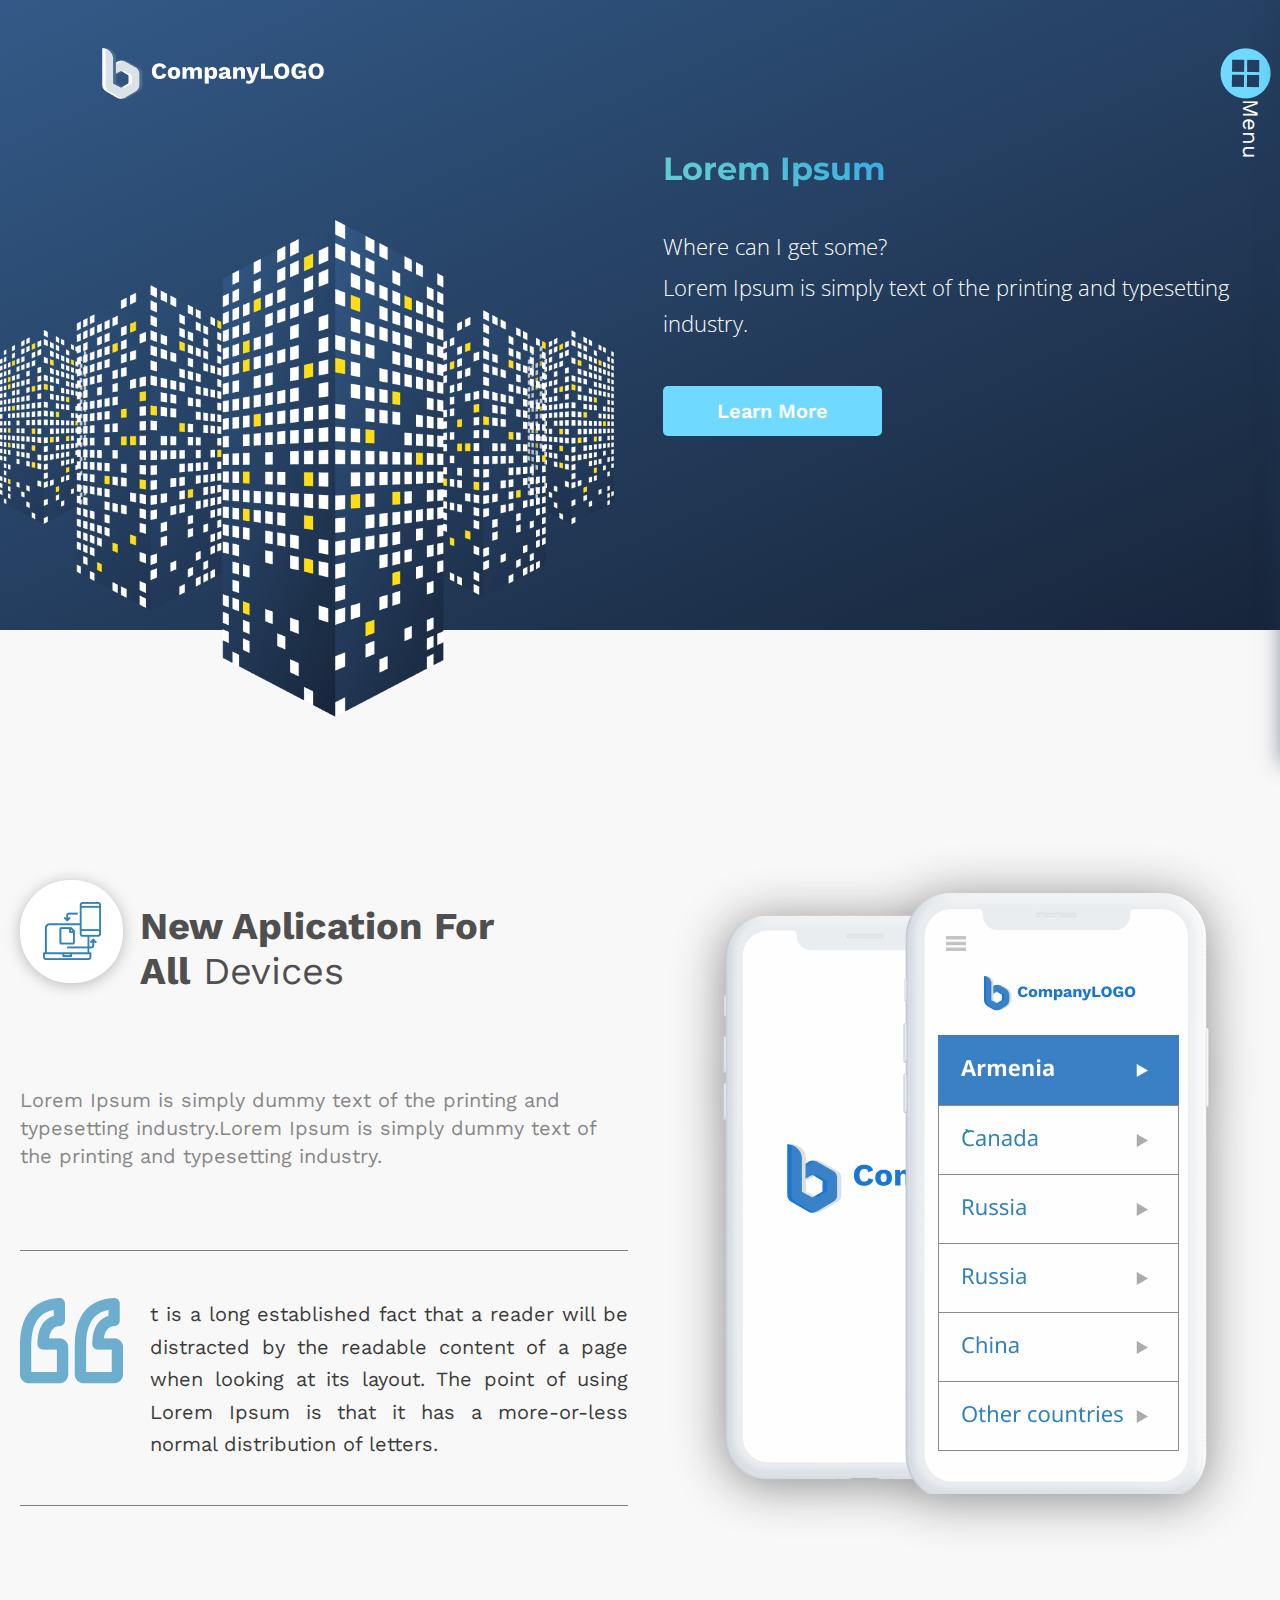
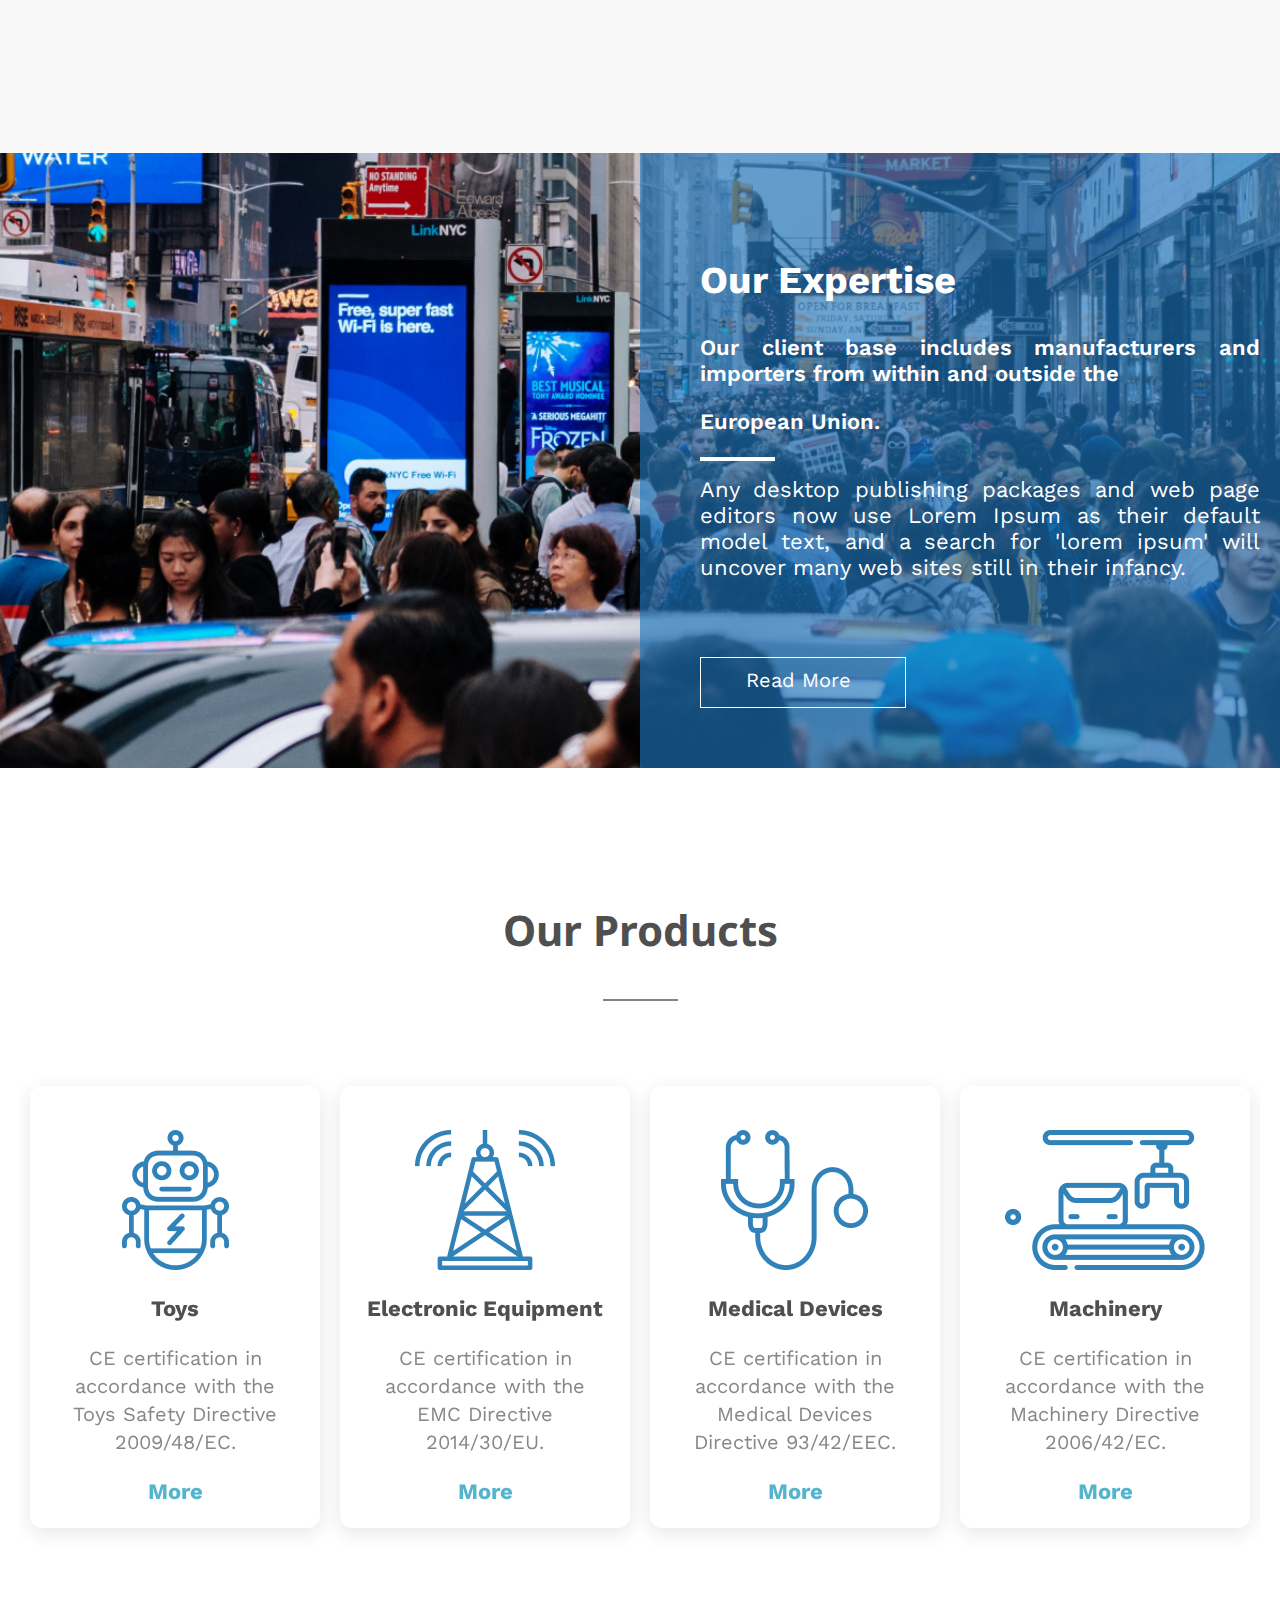
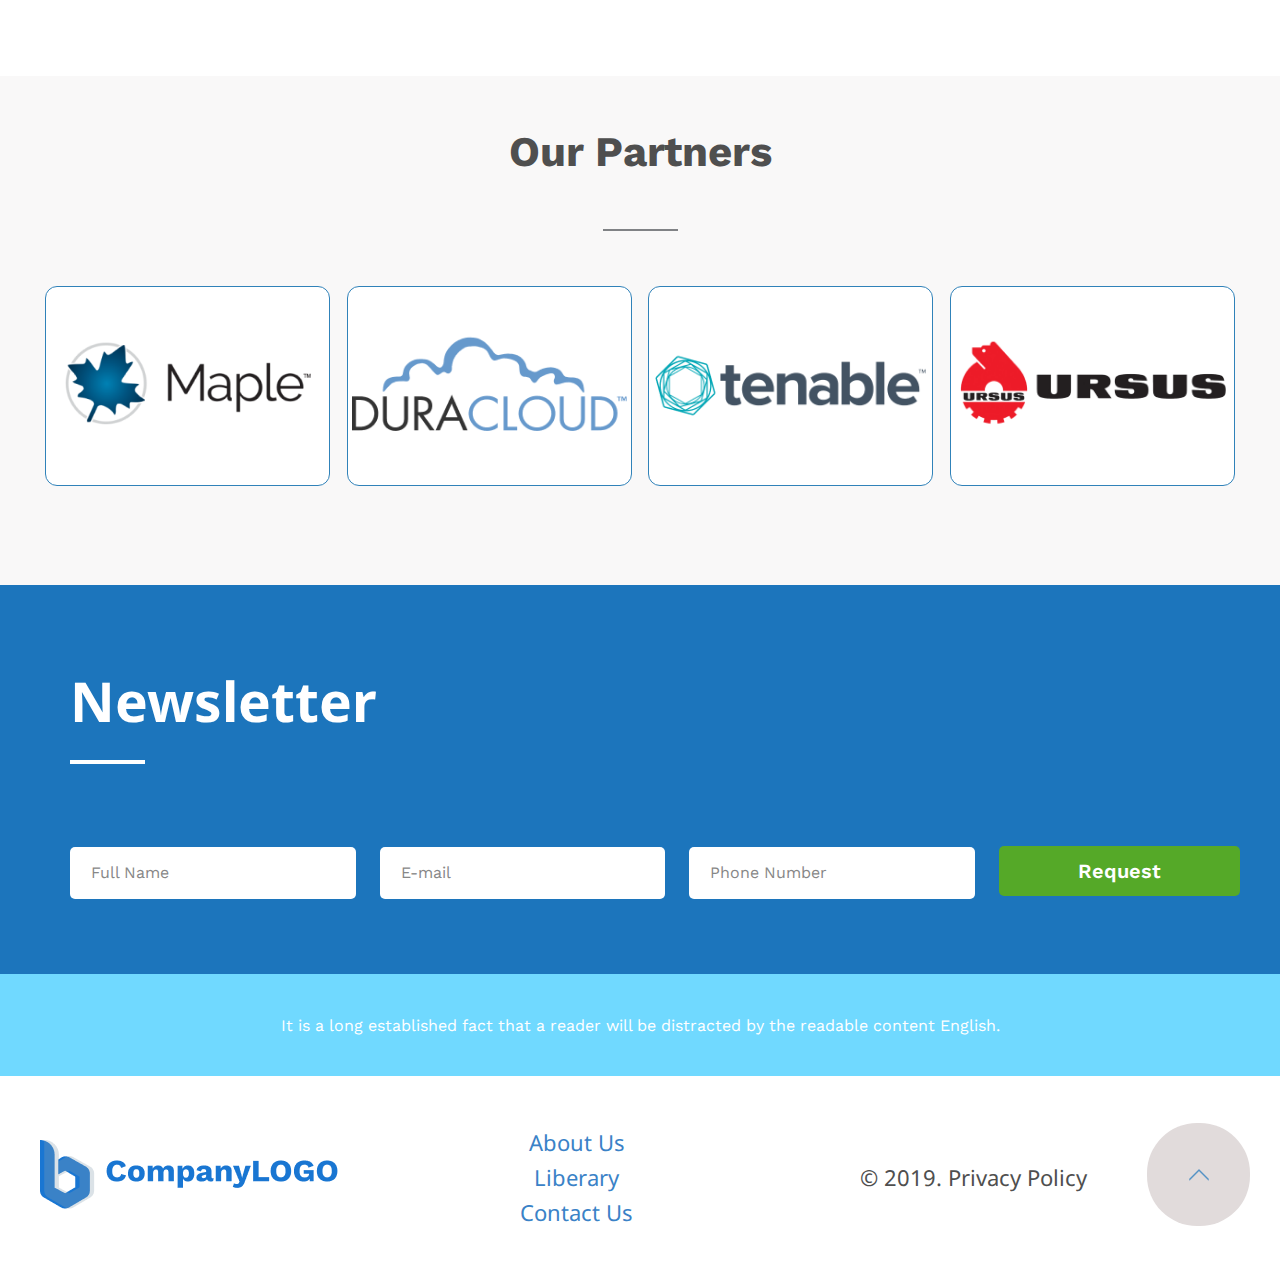
<file: index.html>
<!DOCTYPE html>
<html>
  <head>
    <meta name="description" content="">
    <meta name="keywords" content="">
    <meta name="author" content="">
    <meta name="viewport" content="width=device-width, initial-scale=1.0">
    <title>Test</title>   
    <link href="https://fonts.googleapis.com/css2?family=Montserrat:wght@100;200;300;400;500;600;700;800;900&display=swap" rel="stylesheet">
    <link href="https://fonts.googleapis.com/css2?family=Work+Sans:wght@100;200;300;400;500;600;700;800;900&display=swap" rel="stylesheet">
    <link href="https://fonts.googleapis.com/css2?family=Montserrat:wght@100;200;300;400;500;600;700;800;900&family=Open+Sans:wght@300;400;600;700;800&display=swap" rel="stylesheet">  
    <link href="https://fonts.googleapis.com/css2?family=Noto+Sans:wght@400;700&display=swap" rel="stylesheet">
    <link rel="stylesheet" href="css/owl.carousel.css">  
    <link rel="stylesheet" href="css/style.css">
    <script src="https://code.jquery.com/jquery-3.6.0.min.js"></script>
    <script src="js/owl.carousel.js"></script>
    <script src="js/main.js"></script>
    <script>
        function showMenu() {
            var element = document.getElementById("mobileMenu");
            element.classList.add("show");
        }
        function hideMenu() {
            var element = document.getElementById("mobileMenu");
            element.classList.remove("show");
        }
    </script>
</head>
<body>
    <div class="wrapper">
     <div class="header">
       <div class="comapanyLogoIcon">
          <img src="img/companyLogo.png" alt="companyLogo"> 
       </div>
       <div class="menuButtonIcon" onclick="showMenu()">
           <img src="img/menuButton.png" alt="menuButton">
           <div class="menuText">Menu</div>
       </div> 
     </div>
     <div class="hiddenMenu" id="mobileMenu">
         <div class="closeButtonIcon" onclick="hideMenu()">
             <img src="img/closeLogo.png" alt="closeLogo">
             <div class="closeText">Close</div>
         </div>
        <div class="hiddenMenuText">
            <p><a href="#">About Us</a></p>
            <p><a href="#">Liberary</a></p>
            <p><a href="#">Contact Us</a></p>
            <div class="hiddenMenuBorder"></div>
            <img src="img/companyLogo.png" alt="companyLogo">
        </div>
     </div>
     <div class="banner">     
       <div class="bannerObject">
         <img src="img/Objects.png" alt="Objects">  
       </div>
       <div class="bannerText">
         <h1 >Lorem Ipsum</h1>
         <p>Where can I get some?</p>
         <p>Lorem Ipsum is simply text of the printing and typesetting industry.</p>
         <div class="bannerLink"><a>Learn More</a></div>   
       </div>
     </div>  
     
    <div class="intro">
      <div class="container">  
          <div class="introContainer">
              
       <div class="leftSide">
           <div class="newAplication">
             <div class="elipseIcon">
               <img src="img/data.png" alt="data">
             </div>
           <h3><b>New Aplication For All</b> Devices</h3>
           </div>
           <div class="introText">
                Lorem Ipsum is simply dummy text of the printing and typesetting industry.Lorem Ipsum 
                is simply dummy text of the printing and typesetting industry.
           </div>
           <div class="group2">
               <div class="group2Icon">
               <img src="img/Group2.png" alt="Group2">
               </div>
               <div class="group2Text">
                t is a long established fact that a reader will be distracted by the readable content
                 of a page when looking at its layout. The point of using Lorem Ipsum is that it has
                  a more-or-less normal distribution of letters.
               </div>
           </div>
       </div>
       <div class="rightSide">
            <div> <img src="img/iphonex.png" alt="iphonex"> </div>
       </div>
       </div>
        </div>   
    </div>

    <div class="ourExpertice">
           <div class="container">
               <div class="content">
                   <h2>Our Expertise</h2>
                   <p class="pTeg1">Our client base includes manufacturers and importers from within and outside the</p> 
                    <p class="pTeg1">European Union. </p>
                    <div class="divider"></div>
                    <div class="lineBorder"></div>
                    <p class="pTeg2">Any desktop publishing packages and web page editors now use Lorem Ipsum as their default model text, and a search for 'lorem ipsum' will uncover many web sites still in their infancy.</p>
                    <a href="#" class="button">Read More</a>
               </div>
           </div>
    </div>
    <div class="ourProducts">
        <div class="container">
            <div class = "ourProductsHeader">
                <h1>Our Products</h1>
                <div class="productsBorder"></div>
            </div>
            <div class="slider owl-carousel">
                <div class="iconTitle1">
                    <img src="img/icon1.png" alt="icon1">
                    <h3>Toys</h3>
                    <p>CE certification in
                    accordance with the Toys
                   Safety Directive 2009/48/EC.</p>
                    <a class="ourProductsLink">More</a>
                </div>   
                <div class="iconTitle1">
                    <img src="img/electronic.png" alt="electronic">
                    <h3>Electronic Equipment
                    </h3>
                    <p>CE certification in
                    accordance with the EMC 
                    Directive 2014/30/EU.</p>
                    <a class="ourProductsLink">More</a>
                </div>    
                <div class="iconTitle1">
                    <img src="img/medical.png" alt="medical">
                    <h3>Medical Devices
                    </h3>
                   <p> CE certification in
                    accordance with the Medical
                    Devices Directive 93/42/EEC.</p>
                    <a class="ourProductsLink">More</a>
                </div>  
                <div class="iconTitle1">
                    <img src="img/machinery.png" alt="machinery">
                    <h3>Machinery</h3>
                    <p>CE certification in accordance
                     with the Machinery Directive
                    2006/42/EC.</p>
                    <a class="ourProductsLink">More</a>
                </div>
                <div class="iconTitle1">
                    <img src="img/icon1.png" alt="icon1">
                    <h3>Toys</h3>
                    <p>CE certification in
                    accordance with the Toys
                   Safety Directive 2009/48/EC.</p>
                    <a class="ourProductsLink">More</a>
                </div>  
            </div>

        </div>
    </div>
    <div class="ourPartners">
        <div class="container">
           <div class="ourPartnersHeader">
                <h3>Our Partners</h3>
                <div class="partnersBorder"></div>
           </div>
           <div class="partnersIconGroup">
           <div class = " partnersIcon">
                <div><img src="img/Maplelogo.png" alt="Maplelogo"></div>
           </div> 
           <div class = " partnersIcon">
            <div><img src="img/duracloud.png" alt="duracloud"></div>
           </div>
           <div class = " partnersIcon">
            <div><img src="img/tenable.png" alt="tenable"></div>
           </div>
           <div class = " partnersIcon">
            <div><img src="img/ursus.png" alt="ursus"></div>
           </div> 
           </div>  
        </div>
    </div>

    <div class="newsletter">
        <div class="container">
        <div class="newsletterHead">
            <h1>Newsletter</h1>
            <div class="nesletterBorder"></div>
            <div class="inputsGroup">
            <div class="fullNameInput" ><input placeholder="Full Name" type="text" /></div>
            <div class="fullNameInput" ><input placeholder="E-mail" type="email" /></div>
            <div class="fullNameInput" ><input placeholder="Phone Number" type="text" /></div>
            <button type="button">
                Request   
               </button>
            </div>
            
            
        </div>
        
    
        </div>
        <div class="newsletterFooter">
            <p>It is a long established fact that a reader will be distracted by the readable content English.</p>  
        </div>
    </div>

    <div class="footer">
        <div class="footerHead">
            <div class="footerCall">
            <img src="img/groupLogo2.png" alt="groupLogo2">
            </div>
            <div class="footerCall">
            <ul >
              <li><a href="#"> About Us</a></li>
              <li><a href="#">Liberary</a></li>
              <li><a href="#">Contact Us</a></li>  
            </ul>
            </div>
            <div class="footerCall " id="privacyPolicy">
                &copy; 2019. Privacy Policy
            </div>
            <div class="footerCall">
            <div class="elipseIcon2"> 
                <img src="img/Group33.png" alt="Group33">
            </div>
            </div>
            
        </div>
    </div>
    
    </div>
</body>
<html>
</file>
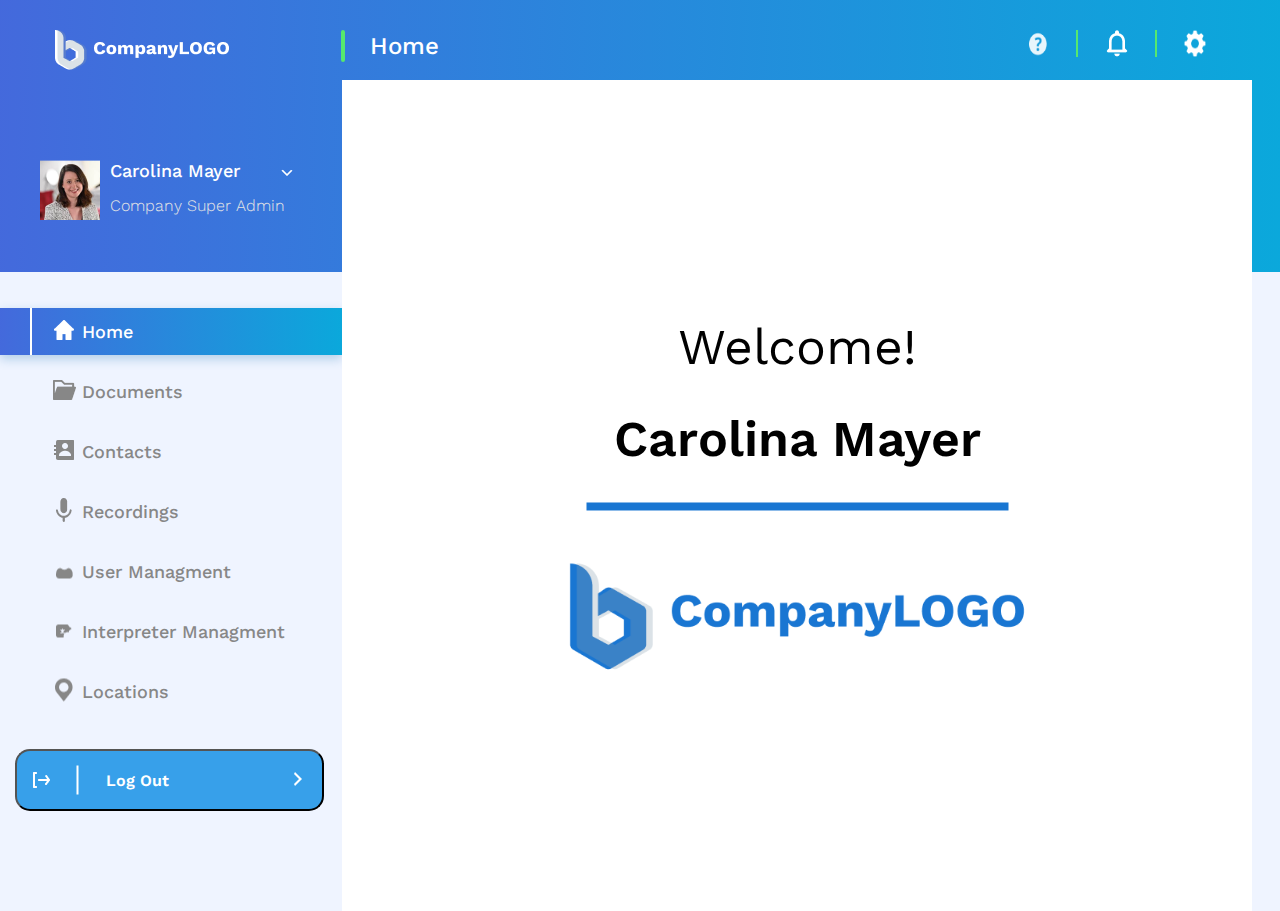
<file: dashboard/index.html>
<!DOCTYPE html>
<html>
  <head>
    <meta name="description" content="">
    <meta name="keywords" content="">
    <meta name="author" content="">
    <meta name="viewport" content="width=device-width, initial-scale=1.0">
    <title>Test</title>   
    <link href="https://fonts.googleapis.com/css2?family=Work+Sans:wght@100;200;300;400;500;600;700;800;900&display=swap" rel="stylesheet">
    <link rel="stylesheet" href="css/style.css">  
</head>

  <body class="dashboard home"> 
    <div class="wrapper">
        <div class="headerBackground"></div>
      <div class="header">
       <div class="companyLogo">  
        <a href="index.html" class="dashboardLogo"><img src="img/logo.png" alt="CompanyLogo" ></a>
        <span class="activePageTitle">
          <span class="activeBorder">    
        </span>
            <span class="activeTitle">
              Home
            </span>
        </span>
        <div class="rightList">
            <ul>
                <li><img src="img/help.png" alt="help"></li> 
                <li><img src="img/notifications.png" alt="notifications"> </li>
                <li><img src="img/settings.png" alt="settings"></li>
            </ul>
        </div>
       </div>

      </div>
      <div class="contentWrapper">
          <div class="sidebar">
              <div class="ellipselogo">
                  <img src="img/Ellipse.png" alt="Ellipse">
                  <div class="authorInfo">
                    <span class="authorName">Carolina Mayer
                        <span class="vectorPng"><img src="img/Vector.png" alt="Vector"></span>
                    </span>
                    <span class="authorPosition">Company Super Admin</span>
                  </div>
              </div>
            <ul  class="menu">
               <li class="active"><span class="activeLiBorder"></span><a href="index.html"><span class="icon"><img src="img/home.png" class="homeIcon"></span><span class="title">Home</span></a></li>
               <li><a href="documents.html"><span class="icon"><img src="img/documents.png"></span><span class="title">Documents</span></a></li>
               <li><a><span class="icon"><img src="img/contacts.png"></span><span class="title">Contacts</span></a></li>
               <li><a><span class="icon"><img src="img/recording.png"></span><span class="title">Recordings</span></a></li>
               <li><a><span class="icon"><img src="img/userMenegmant.png"></span><span class="title">User Managment</span></a></li>
               <li><a><span class="icon"><img src="img/interpreter.png"></span><span class="title">Interpreter Managment</span></a></li>
               <li><a><span class="icon"><img src="img/locations.png"></span><span class="title">Locations</span></a></li>
            </ul>
        <div class="logOutButton">
            <button class="logOutButtonView">
               <span  class="buttonLeftVectorBlock"><img src="img/leftVector.png" alt="leftVector" class="buttonLeftVector"></span> 
                <span class="logOutButtonText">Log Out</span>
                <span  class="buttonRightVectorBlock"><img src="img/rightVector.png" alt="rightVector" class="buttonRightVector"></span>
            </button> 
        </div>
      </div>
      <div class="content">
        <div class="content_inner">
          <div class="contentText">
              <h1 class="welcomeText">Welcome!</h1>
              <h1 class="nameText">Carolina Mayer</h1>
              <div class="borderBottom"></div>
              <img src="img/contentCompanyLogo.png" alt="contentCompanyLogo">
          </div>
        </div>
      </div>
    </div>
    </div>    
  </body>

</html>
</file>
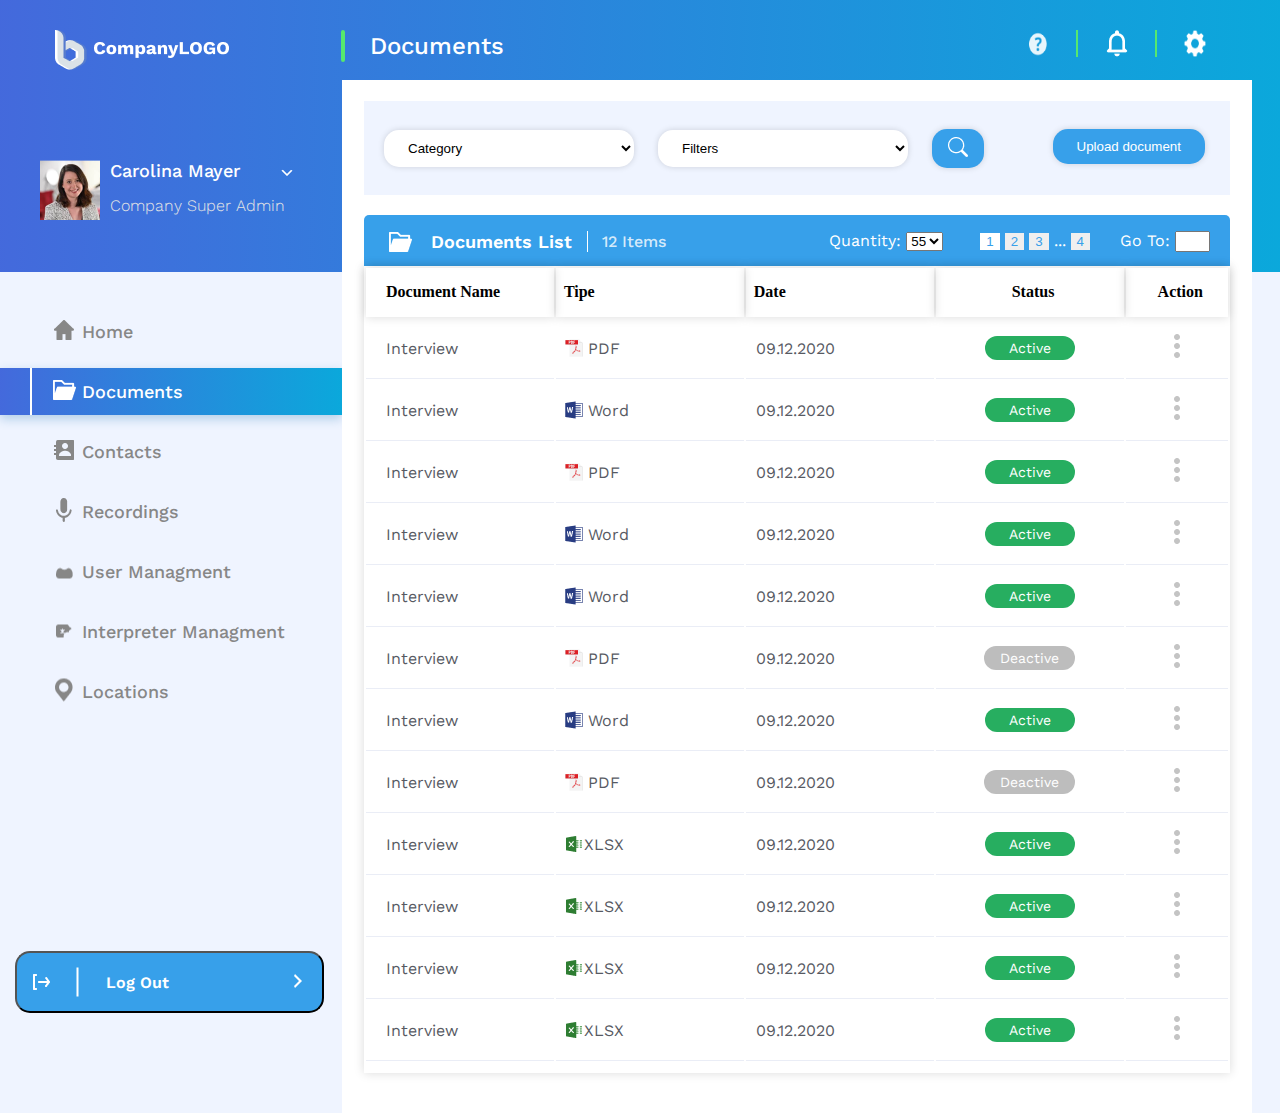
<file: dashboard/documents.html>
<!DOCTYPE html>
<html>
  <head>
    <meta name="description" content="">
    <meta name="keywords" content="">
    <meta name="author" content="">
    <meta name="viewport" content="width=device-width, initial-scale=1.0">
    <title>Test</title>   
    <link href="https://fonts.googleapis.com/css2?family=Work+Sans:wght@100;200;300;400;500;600;700;800;900&display=swap" rel="stylesheet">
    <link rel="stylesheet" href="css/style.css">  
</head>

  <body class="dashboard documents"> 
    <div class="wrapper">
      <div class="headerBackground"></div>
      <div class="header">
       <div class="companyLogo">
         <a href="index.html" class="dashboardLogo"><img src="img/logo.png" alt="CompanyLogo" ></a>
        <span class="activePageTitle">
          <span class="activeBorder">    
        </span>
            <span class="activeTitle">
              Documents
            </span>
        </span>
        <div class="rightList">
            <ul>
                <li><img src="img/help.png" alt="help"></li> 
                <li><img src="img/notifications.png" alt="notifications"> </li>
                <li><img src="img/settings.png" alt="settings"></li>
            </ul>
        </div>
       </div>
      </div>
      <div class="contentWrapper">
      <div class="sidebar">
        <div class="ellipselogo">
          <img src="img/Ellipse.png" alt="Ellipse">
          <div class="authorInfo">
            <span class="authorName">Carolina Mayer
                <span class="vectorPng"><img src="img/Vector.png" alt="Vector"></span>
            </span>
            <span class="authorPosition">Company Super Admin</span>
          </div>
        </div>
        <ul  class="menu">
           <li><a href="index.html"><span class="icon"><img src="img/home2.png" class="homeIcon"></span><span class="title">Home</span></a></li>
           <li class="active"><span class="activeLiBorder"></span><a href="documents.html"><span class="icon"><img src="img/documents2.png"></span><span class="title">Documents</span></a></li>
           <li><a><span class="icon"><img src="img/contacts.png"></span><span class="title">Contacts</span></a></li>
           <li><a><span class="icon"><img src="img/recording.png"></span><span class="title">Recordings</span></a></li>
           <li><a><span class="icon"><img src="img/userMenegmant.png"></span><span class="title">User Managment</span></a></li>
           <li><a><span class="icon"><img src="img/interpreter.png"></span><span class="title">Interpreter Managment</span></a></li>
           <li><a><span class="icon"><img src="img/locations.png"></span><span class="title">Locations</span></a></li> 
        </ul>
        <div class="logOutButton">
            <button class="logOutButtonView">
               <span  class="buttonLeftVectorBlock"><img src="img/leftVector.png" alt="leftVector" class="buttonLeftVector"></span> 
                <span class="logOutButtonText">Log Out</span>
                <span  class="buttonRightVectorBlock"><img src="img/rightVector.png" alt="rightVector" class="buttonRightVector"></span>
            </button> 
        </div>
      </div>
      <div class="content">
        <div class="content_inner">
          <div class="contentText">
            <div class="container">
              <div class="contentHeader">
                  <div class="selectOptions">
                    <select name="Category">
                      <option value="">Category</option>
                      <option value="Show All">Show All</option>
                      <option value="Financial">Financial</option>
                      <option value="Technology">Technology</option>
                      <option value="Healthcare">Healthcare</option>
                    </select>
                    <select name="Filters">
                      <option value="">Filters</option>
                      <option value="Show All">Show All</option>
                      <option value="Tipe">Tipe</option>
                      <option value="Date">Date</option>
                      <option value="Status">Status</option>
                    </select>
                    <button type="button" class="button1"><img src="img/search.png" alt="search"></button>
                    <button type="button" class="button2">Upload document</button>
                  </div>
              </div> 
              <div class="contentTable">
                    <div class="tableHeader">
                      <img src="img/documents2.png" alt="documents2">
                      <div class="document2Text">Documents List</div>
                      <div class="document2Text2"> 12 items</div>
                      <div class="document2Text3">
                        Quantity:
                        <select>
                        <option>55</option>
                      </select>
                      <button class="quanityButton1">1</button>
                      <button>2</button>
                      <button>3</button>
                      ...
                      <button class="quanityButton4">4</button>
                      Go To:
                      <input type="text"/>
                    </div>
                    </div>
                    <div class="tableRows"> 
                      <table class="tableStyle">
                        <tr>
                          <th class="firstTh">Document Name</th>
                          <th>Tipe</th>
                          <th class="secondTh">Date</th>
                          <th>Status</th>
                          <th>Action</th>
                        </tr>
                        <tr>
                          <td class="firstTd">Interview</td>
                          <td ><img src="img/pdf.png" alt="pdf" class="img1"> <span>PDF</span></td>
                          <td class="secondTd">09.12.2020</td>
                          <td><button class="activeButton">Active</button></td>
                          <td><img src="img/dots.png" alt="dots"></td>
                        </tr>
                        <tr>
                          <td class="firstTd">Interview</td>
                          <td><img src="img/word.png" alt="pdf" class="img1"> <span>Word</span></td>
                          <td class="secondTd">09.12.2020</td>
                          <td><button class="activeButton">Active</button></td>
                          <td><img src="img/dots.png" alt="dots"></td>
                        </tr>
                        <tr>
                          <td class="firstTd">Interview</td>
                          <td><img src="img/pdf.png" alt="pdf" class="img1"> <span>PDF</span></td>
                          <td class="secondTd">09.12.2020</td>
                          <td><button class="activeButton">Active</button></td>
                          <td><img src="img/dots.png" alt="dots"></td>
                        </tr>
                        <tr>
                          <td class="firstTd">Interview</td>
                          <td><img src="img/word.png" alt="pdf" class="img1"> <span>Word</span></td>
                          <td class="secondTd">09.12.2020</td>
                          <td><button class="activeButton">Active</button></td>
                          <td><img src="img/dots.png" alt="dots"></td>
                        </tr>
                        <tr>
                          <td class="firstTd">Interview</td>
                          <td><img src="img/word.png" alt="pdf" class="img1"> <span>Word</span></td>
                          <td class="secondTd">09.12.2020</td>
                          <td><button class="activeButton">Active</button></td>
                          <td><img src="img/dots.png" alt="dots"></td>
                        </tr>
                        <tr>
                          <td class="firstTd">Interview</td>
                          <td><img src="img/pdf.png" alt="pdf" class="img1"> <span>PDF</span></td>
                          <td class="secondTd">09.12.2020</td>
                          <td><button class="deactiveButton">Deactive</button></td>
                          <td><img src="img/dots.png" alt="dots"></td>
                        </tr>
                        <tr>
                          <td class="firstTd">Interview</td>
                          <td><img src="img/word.png" alt="pdf" class="img1"> <span>Word</span></td>
                          <td class="secondTd">09.12.2020</td>
                          <td><button class="activeButton">Active</button></td>
                          <td><img src="img/dots.png" alt="dots"></td>
                        </tr>
                        <tr>
                          <td class="firstTd">Interview</td>
                          <td><img src="img/pdf.png" alt="pdf" class="img1"> <span>PDF</span></td>
                          <td class="secondTd">09.12.2020</td>
                          <td><button class="deactiveButton">Deactive</button></td>
                          <td><img src="img/dots.png" alt="dots"></td>
                        </tr>
                        <tr>
                          <td class="firstTd">Interview</td>
                          <td><img src="img/xlsx.png" alt="xlsx" class="img1"><span>XLSX</span></td>
                          <td class="secondTd">09.12.2020</td>
                          <td><button class="activeButton">Active</button></td>
                          <td><img src="img/dots.png" alt="dots"></td>
                        </tr>
                        <tr>
                          <td class="firstTd">Interview</td>
                          <td><img src="img/xlsx.png" alt="xlsx" class="img1"><span>XLSX</span></td>
                          <td class="secondTd">09.12.2020</td>
                          <td><button class="activeButton">Active</button></td>
                          <td><img src="img/dots.png" alt="dots"></td>
                        </tr>
                        <tr>
                          <td class="firstTd">Interview</td>
                          <td><img src="img/xlsx.png" alt="xlsx" class="img1"><span>XLSX</span></td>
                          <td class="secondTd">09.12.2020</td>
                          <td><button class="activeButton">Active</button></td>
                          <td><img src="img/dots.png" alt="dots"></td>
                        </tr>
                        <tr>
                          <td class="firstTd">Interview</td>
                          <td><img src="img/xlsx.png" alt="xlsx" class="img1"><span>XLSX</span></td>
                          <td class="secondTd">09.12.2020</td>
                          <td><button class="activeButton">Active</button></td>
                          <td><img src="img/dots.png" alt="dots"></td>
                        </tr>
                      </table> 
                  </div>
              </div>
            </div>
              
          </div>
        </div>
      </div>
    </div>
    </div>    
  </body>

</html>
</file>
<file: css/style.css>
body{
    margin: 0;
    padding: 0;
    box-sizing: border-box;
}
body *{
    box-sizing: border-box;
}

html{
    margin: 0;
    padding: 0;
}

.hiddenMenu{
    position: absolute;
    width: 512px;
    height: 760px;
    background: linear-gradient(0deg, #3E70A8, #3E70A8);
    box-shadow: 0px 4px 20px rgba(33, 55, 84, 0.5);
    right: -512px;
    transition: right 0.5s ease;
    z-index: 2;
}

.closeButtonIcon{
    position: relative;
    margin-top: 41px;
    cursor: pointer;
}


.closeText{
    font-family: Work Sans;
    font-style: normal;
    font-weight: normal;
    font-size: 22px;
    line-height: 22px;
    text-align: justify;
    color: #FFFFFF;
    transform: rotate(90deg);
    position: absolute;
    top: 75px;
    
}

.hiddenMenuText{
    text-align: center;
    color: white;
    padding-top: 50px;
}

.hiddenMenuBorder{
    border: 1px solid white;
    max-width: 160px;
    margin: 69px auto;
    
    
}

.hiddenMenuText p{
    padding-top: 50px;
    font-family: Work Sans;
    font-style: normal;
    font-weight: 600;
    font-size: 20px;
    line-height: 23px;
    color: #FFFFFF;
    opacity: 0.8;
}

.hiddenMenuText p a{
    color: #FFFFFF;
    text-decoration: none;
}

.hiddenMenuText p:first-child{
    padding-top: 0;
    font-family: Work Sans;
    font-style: normal;
    font-weight: 600;
    font-size: 20px;
    line-height: 23px;
    color: #70D9FF;
}



.hiddenMenu.show{
    right: 0;
}
.wrapper{
    position: relative;
    overflow: hidden;
}

.header{
    padding-left: 102.27px;
    padding-top: 48.09px;
    position: absolute;
    width: 100%;
    z-index: 1;
}

.menuText{
    font-family: Work Sans;
    font-style: normal;
    font-weight: normal;
    font-size: 22px;
    line-height: 22px;
    text-align: justify;
    color: #FFFFFF;
    transform: rotate(90deg);
    margin-top: 15px;
}

.comapanyLogoIcon{
    display: inline-block;
}

.menuButtonIcon {
    float: right;
    cursor: pointer;
}

.banner{
    background-color:#2F537D ;
    background: linear-gradient(156.08deg, #3E70A8 -41.22%, #141E30 112.86%);
    box-shadow: 0px 4px 20px rgb(33 55 84 / 50%);
    min-height: 760px;
}

.bannerObject{
    display: inline-block;
    vertical-align: middle;
    max-width: 48%;
    width: 100%;
    min-height: 760px;
    position: relative;
}

.bannerObject img {
    position: absolute;
    max-width: 100%;
    width: 100%;
    height: auto;
    bottom: -87px;
}

.bannerText{
    display: inline-block;
    vertical-align: middle;
    max-width: 48%;
    width: 100%;
    margin-left: 3.5%;
    padding-left: 98px;
}
.bannerText h1{
  background-color: red;
  /*background: linear-gradient(45deg, #0081FF, #60CBD0);*/
  background: linear-gradient(217.6deg, #0081FF 17.62%, #60CBD0 92.67%);
  background-size: 100%;
  background-repeat: repeat;
  -webkit-background-clip: text;
  -webkit-text-fill-color: transparent; 
  -moz-background-clip: text;
  -moz-text-fill-color: transparent;
  font-family: Montserrat;
  margin-bottom: 40px;
  margin-top: 0;

}
.bannerText .bannerLink{
    margin-top: 45px;
    margin-bottom: 45px;
} 

.bannerText a{
    border-radius:5px ;
    border: none;
    color:#FFFFFF ;
    font-family: Work Sans;
    font-style: normal;
    font-weight: 600;
    font-size: 20px;
    line-height: 36px;
    padding: 7px 54px;
    background-color: #70D9FF;
    display: inline-block;
}

.bannerText p{
    font-family: Open Sans;
    font-style: normal;
    font-weight: 300;
    font-size: 22px;
    line-height: 36px;
    color: #FFFFFF;
    margin-top: 0;
    margin-bottom: 5px;
}

.intro{
    background-color:#F9F8F8 ;
    padding-bottom: 90px;
    padding-top: 100px;
}

.container{
    max-width: 1560px;
    margin: 0 auto;
    padding-left: 20px;
    padding-right: 20px;
}



.leftSide{
    max-width: 49%; 
    display: inline-block;
    vertical-align: top;
    padding-top: 100px;
}

.rightSide{
    max-width: 49%;
    width: 100%;

    float: right;
}

.rightSide div{
    text-align: center
}
.rightSide img {
    padding-top: 160px;
    padding-left: 20px;
    max-width: 100%;
    filter: drop-shadow(0 5px 25px rgb(136, 136, 136));

}


.elipseIcon{
    display: inline-block;
    position: relative;
    width: 103px;
    height: 103px;
    background: #FFFFFF;
    box-shadow: 0px 2px 15px rgba(0, 0, 0, 0.25);
    border-radius: 50px;
    vertical-align: middle;
}

.elipseIcon img{
    position:absolute ;
    top: 50%;
    left: 50%;
    transform: translate(-50%,-50%);
}
.leftSide h3{
    display: inline-block;
    vertical-align: middle;
    font-family: Work Sans;
    font-style: normal;
    font-weight: 400;
    font-size: 38px;
    line-height: 45px;
    color: #4F4F4F;
    max-width: 367px;
    padding-top:36px;
    padding-left: 13px;

}

.leftSide h3 b{
    font-weight: bold;
}

.introText{
    font-family: Work Sans;
    font-style: normal;
    font-weight: normal;
    font-size: 20px;
    line-height: 28px;
    color: #878787;
    margin-top: 54px;
    padding-bottom: 80px;
    margin-bottom: 10px;
    border-bottom: 1px solid #808080 ;
}

.group2{
    position: relative;
    padding-left: 130px;
    margin-top: 47px;
    margin-bottom: 157px;
    padding-bottom: 44px;
    border-bottom: 1px solid #808080 ;
    
    
    
}
.group2Icon{
position: absolute;
top: 0;
left: 0;
    
}

.group2Text{
    font-family: Work Sans;
    font-style: normal;
    font-weight: normal;
    font-size: 20px;
    line-height: 163.44%;
    text-align: justify;
    color: #3C3C3C;
    
    
    
}

.ourExpertice{
    background-image: url('../img/MaskGroup.png');
    background-size: cover;
    background-position: center;
    position: relative;
    padding-bottom: 60px;
    margin-top: 0;
}
.ourExpertice:before{
    content: '';
    display: block;
    position: absolute;
    top: 0;
    right: 0;
    width: 50%;
    background: rgba(28, 117, 188, 0.64);
    height: 100%;
    z-index: 0;
}
.ourExpertice .content{
    width: 50%;
    margin-left: auto;
    position: relative;
    z-index: 1;
    padding-left: 60px;
    padding-top: 105px;
}

.content h2{
    font-family: Work Sans;
    font-style: normal;
    font-weight: bold;
    font-size: 38px;
    line-height: 45px;     
    color: #FFFFFF;
    margin-top: 0;
}

.content .pTeg1{
    font-family: Work Sans;
    font-style: normal;
    font-weight: 600;
    font-size: 22px;
    line-height: 26px;
    text-align: justify;
    color: #FFFFFF;
}

.lineBorder{
    width: 75px; ;
    border: 2px solid #FFFFFF;
}

.pTeg2{
    font-family: Work Sans;
    font-style: normal;
    font-weight: normal;
    font-size: 22px;
    line-height: 26px;
    text-align: justify;
    color: #FFFFFF;
    padding-bottom: 54px;
    margin-top: 16px;
}

.content a{
    border: 1px solid #FFFFFF;
    padding: 11px 54px 15px 45px;
    text-decoration: none;
    display: inline-block;
    font-family: Work Sans;
    font-style: normal;
    font-weight: normal;
    font-size: 20px;
    line-height: 23px;
    
    color: #FFFFFF;
}

.ourProducts{
    padding-top: 100px;
}

.ourProductsHeader h1{   
    text-align: center;
    font-family: Noto Sans;
    font-style: normal;
    font-weight: bold;
    font-size: 42px;
    line-height: 163.44%;
    color: #4F4F4F;
    margin-bottom: 0;
}

.productsBorder{
   border-bottom: 2px solid #808285;
   max-width: 75px;
   margin: 35px auto 55px auto;
  
}

.slider {
    text-align: center;
    padding-bottom: 100px;
}


.slider .owl-item{
    padding: 30px 10px;
}
.owl-carousel .owl-nav button.owl-prev,
 .owl-carousel .owl-nav button.owl-next{
     position: absolute;
     top: 38%;
     transform: translateY(-50%);
 }
 .owl-carousel .owl-nav button.owl-next{
     right: -60px;
 }
 .owl-carousel .owl-nav button.owl-prev{
     left: -60px;
 }
.owl-nav button span{
    font-size: 120px;
    color: #808285;
}
.slider .iconTitle1{
    text-align: center;
    padding-top: 44px;
    padding-bottom: 21px;
    padding-left: 21px;
    padding-right: 21px;
    display: inline-block;
    max-width:100% ;
    border: 1px solid red;
    border: none;
    background: #FFFFFF;
    box-shadow: 0px 5px 20px rgba(0, 0, 0, 0.1);
    border-radius: 12px;
}
.slider .iconTitle1 img{
    max-width: 100%;
    width: auto;
    display: inline-block;
}

.iconTitle1 a {
    font-family: Work Sans;
    font-style: normal;
    font-weight: bold;
    font-size: 22px;
    line-height: 31px;
    text-align: justify;
    color: #54B4CE;
    margin-top: 24px;
    margin-bottom:42px ;
}
.iconTitle1:first-child{
    margin-left: 0;
}

.iconTitle1 h3{
    font-family: Work Sans;
    font-style: normal;
    font-weight: bold;
    font-size: 22px;
    line-height: 26px;
color: #4F4F4F;
}
.iconTitle1 p{
    padding-left: 10px;
    padding-right: 10px;
    font-family: Work Sans;
    font-style: normal;
    font-weight: normal;
    font-size: 20px;
    line-height: 28px;
    color: #878787;
}

.ourPartners{
    background-color:#F9F8F8 ;
    padding-top: 42px;

}

.partnersIconGroup{
    text-align: center;
    padding-bottom: 95px;
}

.partnersIcon{
  
    text-align: center;
    margin-left: 1%;
    display: inline-block;
    width:23% ;
   

}

.partnersIcon:first-child{
    margin-left: 0;
}

.partnersIcon div{
    background: #FFFFFF;
    border-radius: 12px;
    border:1px solid #3082B9;
    height: 200px;
    width: 100%;
    position: relative;
    overflow: hidden;
}

.partnersIcon div img{
    max-width: 100%;
    max-height: 100%;
    position: absolute;
    top: 50%;
    left: 50%;
    transform: translate(-50%, -50%);
}

.ourPartnersHeader h3{
    text-align: center;
    margin-top: 0;
    font-family: Work Sans;
    font-style: normal;
    font-weight: bold;
    font-size: 42px;
    line-height: 163.44%;
    color: #4F4F4F;
}

.partnersBorder{
    border-bottom: 2px solid #808285;
   max-width: 75px;
   margin: 35px auto 55px auto;
}

.newsletter{
    background-color:#1C75BC ;
}

.newsletterHead{
    padding-left: 50px;
    padding-top: 71px;
}

.newsletterHead h1{
    font-family: Noto Sans;
    font-style: normal;
    font-weight: bold;
    font-size: 55px;
    line-height: 90px;
    text-align: justify;
    color: #FFFFFF;
    margin-bottom: 0;
    margin-top: 0;
} 

.nesletterBorder{
    border: 2px solid #FFFFFF;
    max-width: 75px;
    margin-top: 14px;
    margin-bottom: 40px;
}

.fullNameInput{
    display: inline-block;
    width: 24%;
    margin-left: 20px;
}

.inputsGroup .fullNameInput:first-child{
    margin-left: 0;
}

.fullNameInput input{
    margin-top: 43px;
    border: none;
    color: red;
    padding: 17px 21px 17px 21px;
    border-radius:5px;
    font-size: 16px;
    width: 100%;
}

.fullNameInput *::placeholder{
    font-family: Work Sans;
    font-style: normal;
    font-weight: normal;
   
    line-height: 163.44%;
    text-align: justify;
    color: #878787;
    
}

.inputsGroup{
    max-width: 100%;
    padding-bottom: 75px;
}

.inputsGroup button{
    background-color: #55A928;
    color: #FFFFFF;
    border: none;
    font-family: Work Sans;
    font-style: normal;
    font-weight: 600;
    font-size: 20px;
    line-height: 163.44%;
    text-align: justify;
    padding: 9px 79px;
    border-radius: 5px;
    margin-left: 85px;

}

.newsletterFooter{
    background-color:#70D9FF ;
    text-align: center;
    padding-top:26px ;
    padding-bottom: 25px;
}

.newsletterFooter p{
    color: #FFFFFF;
    font-family: Work Sans;
    font-size: 16px;
}



.footerHead{
    background-color: #FFFFFF;
}





.footerHead ul{
    display: inline-block;
    text-align: center;
    padding-left: 0;
    width: 100%;
}

.footerHead ul li{
    display: inline;
    padding: 0 5%;  
    font-family: Noto Sans;
    font-style: normal;
    font-weight: normal;
    font-size: 22px;
    line-height: 30px;
    color: #3A82C7;
}
.footerHead > .footerCall:nth-child(2){
    padding-left: 0;
    padding-right: 0;
}

.footerHead ul li a{
    text-decoration: none;
    color: #3A82C7;;
}

.elipseIcon2{
    display: inline-block;
    position: relative;
    width: 103px;
    height: 103px;
    background:  #E1DBDB;;
    border-radius: 50px;
    
}

.elipseIcon2 img {
    position:absolute ;
    top: 50%;
    left: 50%;
    transform: translate(-50%,-50%);
}

.footerHead {
    display: flex;
    align-items: center;
    
}

.footerHead .footerCall:first-child{
    margin-left:8%;
}

.footerHead :nth-child(2){
    width: 35%;
}

#privacyPolicy{
    width: 27%;
    text-align: right;
}




.footerHead > .footerCall{
    margin: 10px;
  padding: 20px;
  
}

#privacyPolicy{
    font-family: Noto Sans;
font-style: normal;
font-weight: normal;
font-size: 22px;
line-height: 30px;
/* identical to box height */


color: #4F4F4F;
}
@media screen and (max-width: 1500px) {
    .bannerObject{
        min-height: 630px;
    }
    .banner{
        min-height: 630px;
    }
    .inputsGroup button{
        margin-left: 20px;
    }
    .footerHead .footerCall:first-child {
        margin-left: 20px;
    }
    .footerHead ul li{
        display: block;
        text-align: center;
        width: 100% !important;
        margin: 5px 0;
    }
}
@media screen and (max-width: 1339px) {
    .bannerText{
        padding-left: 0;
    }
}
@media screen and (max-width: 1200px) {
    .header{
        padding-left: 40px;
    }
    .bannerObject{
        min-height: 0px;
        text-align: center;
    }
    
    .banner{
        min-height: 0px;
        padding: 40px 30px;
    }
    .bannerObject img{
        position: static;
        max-width: 560px;
    }
    .bannerObject{
        display: block;
        max-width: 100%;
    }
    .bannerText{
        display: block;
        max-width: 100%;
    }
    .intro{
        padding-bottom: 40px;
        padding-top: 40px;
    }
    .leftSide{
        padding-top: 0;
    }
    .rightSide img{
        padding-top: 0;
    }
    .group2{
        margin-bottom: 0;
    }
    .leftSide h3{
        max-width: 300px;
        font-size: 28px;
    }
    .ourExpertice:before{
        width: 100%;
    }
    .ourExpertice .content{
        width: 100%;
        margin-left: 0;
        padding-left: 0;
    }
    .owl-carousel .owl-nav button.owl-prev, .owl-carousel .owl-nav button.owl-next{
        position: static;
        transform: none;
    }
    .ourProducts {
        padding-top: 40px;
    }
    .slider {
        padding-bottom: 40px;
    }
    .fullNameInput{
        margin-left: 2%;
    }
    .inputsGroup button{
        margin-left: 2%;
        width: 18%;        
        padding: 9px 20px;
        text-align: center;
    }
    .footerHead .footerCall{
        width: 100% !important;
        text-align: center !important;
        margin: 0  !important;
    }
    .footerHead ul{
        margin: 0  !important;
    }
    .footerHead{
        display: block;
    }
    .newsletterFooter{
        padding-right: 20px;
        padding-left: 20px;
    }
}
@media screen and (max-width: 989px) {
    .leftSide{
        display: block;
        max-width: 100%;
        margin-bottom: 60px;
    }
    .rightSide{
        display: block;
        max-width: 100%;
        float: none;
    
    }
    .partnersIcon{
        width: 46%;
    }
    .partnersIcon:nth-child(2n+1){
        margin-left: 0;
    }
}
@media screen and (max-width: 767px) {
    .hiddenMenu{
        width: 100%;
        left: 100%;
        transition: left 0.5s ease;
        right: auto;
    }
    .hiddenMenu.show{
        left: 0;
        right: auto;
    }
    .fullNameInput{
        margin-left: 0;
        width: 100%;
    }
    .fullNameInput input{
        margin-top: 20px;
    }
    .inputsGroup button{
        margin-left: 0;
        width: 100%;        
        padding: 9px 20px;
        text-align: center;
        margin-top: 20px;
    }
    .newsletterHead{
        padding-left: 0;
    }
}
@media screen and (max-width: 480px) {
    .elipseIcon{
        display: block;
        text-align: center;
        margin: 0 auto 20px;
    }
    .leftSide h3{
        padding: 0;
        margin-top: 0;
        max-width: 100%;
        text-align: center;
    }
    .introText{
        margin-top: 0;
    }
    .group2Text{
        text-align: left;
    }
    .group2Icon{
        max-width: 50px;
    }
    .group2Icon img{
        max-width: 100%;
    }
    .group2{
        padding-left: 70px;
    }
    .partnersIcon{
        width: 100%;
    }
    .partnersIcon:nth-child(2n){
        margin-left: 0;
    }
}
</file>
<file: dashboard/css/style.css>
body{
  margin: 0;
  padding: 0; 
  box-sizing: border-box; 
  /*height: 100vh;   */
    box-sizing: border-box;
}
body *{
    box-sizing: border-box;
}


html{
  margin: 0;
  padding: 0;  
}
.wrapper{
    /*min-height: 100%;*/
    position: relative;
    padding-top: 80px;
    background-color: #EFF4FF;
}
.wrapper .headerBackground{
    position: absolute;
    top: 0;
    left: 0;
    width: 100%;
    height: 272px;
    background: linear-gradient(91.39deg, #4568DC -2.02%, #00B4DB 118.83%);
}

.sidebar{
    width: 342px;
    position: relative;
    padding-bottom: 180px;
}
.sidebar ul{
    margin-top: 0;
    padding-left: 0;
    padding-top: 28px;
}

.sidebar ul li .icon{
    position: absolute;    
    display: block;
    width: 24px;
    text-align: center;   
    left: 0;
    top: 50%;
    transform: translateY(-50%); 
}

.sidebar ul li a{
    position: relative;
    padding-left: 30px;
    display: block;
    color: #878787;
    text-decoration: none;
}



.menu li{
    position: relative;
  list-style-type: none;
  font-family: Work Sans;
  font-style: normal;
  font-weight: 500;
  font-size: 18px;
  line-height: 21px;
  text-transform: capitalize;
  color: #878787;
  padding-left: 52px;
  margin-bottom: 13px;
  padding-top: 13px;
  padding-bottom: 13px;

}
.menu li.active{
    background: linear-gradient(91.39deg, #4568DC -2.02%, #00B4DB 118.83%);
    box-shadow: 0px 4px 10px rgba(41, 122, 179, 0.3);
    color: #fff;
}
.menu li.active a{
    color: #fff;
}

.menu .activeLiBorder{
    position: absolute;
    border: 1px solid #fff;
    height: 100%;
    top: 0;
    left: 30px;
}



.header{
    position: absolute;
    top: 0;
    left: 0;
    width: 100%;
}

.rightList{
    margin-right: 46.72px;
    float: right;
}

.rightList img{
    width: 22px;
    height: 27px;
}

.rightList ul{
    margin-top: 0;
}

.rightList ul li{
    display: inline-block;
    vertical-align: middle;
    padding-left: 23.64px;
    border-right: 2px solid #56E86D ;
    padding-right: 26.89px;
}

.rightList ul li:last-child{
    border-right: 0;
}


.companyLogo{
    margin-left: 55px;
    padding-top: 30px;
}

.companyLogo img{
    vertical-align: middle;
}

.activeBorder{
    border: 2px solid #56E86D ;
    border-radius:5px;
}

.activeTitle{
    padding-left: 25px;
}

.activePageTitle{
 margin-left: 108px;
 font-family: Work Sans;
 font-style: normal;
 font-weight: 500;
 font-size: 24px;
 line-height: 28px;
 text-transform: capitalize;   
 color: #fff;
 border-radius: 5px;
}

.ellipselogo{
  margin-left: 40px;    
  padding-bottom: 60px;
  margin-top: 80px;
  
}
.ellipselogo>img{
    float: left;
}
.ellipselogo:after{
    content: '';
    display: block;
    clear: both;
}

.authorInfo{
    float: left;
}
.authorName{

font-family: Work Sans;
font-style: normal;
font-weight: 500;
font-size: 18px;
line-height: 21px;
text-transform: capitalize;
margin-left:10px ;
color: #FFFFFF;
}

.authorPosition{
 font-family: Work Sans;
 font-style: normal;
 font-weight: 300;
 font-size: 16px;
 line-height: 19px;
 text-transform: capitalize;
 color: #E5E5E5;  
 display: block;
 margin-top: 15px;
 margin-left: 10px;
}

.vectorPng img{
  margin-left: 35px;
}

.vectorPng img{
    transform: rotate(0deg);
}

.contentWrapper{
    position: relative;
    width:100%;
    min-height: calc(100vh - 80px);
    display: flex;
    /*height: calc(100% - 279px);*/
    /*background: #EFF4FF;*/
}

.content{
    padding-right: 28px;
    flex: auto;
    /*position: absolute;
    right: 28px;
    bottom: 0;
    top: -189px;
    left: 342px;
    overflow: hidden;*/
    /* background: #fff; */
    /*height: 100%;*/

}
.content .content_inner{
    background-color: #fff;
    width: 100%;
    height: 100%;
    padding-top: 1px;
    position: relative;
}

.home .contentText{
    position: absolute;
    top: 50%;
    left: 50%;
    text-align: center;
    transform: translate(-50%, -50%);

}

.welcomeText{
 font-family: Work Sans;
 font-style: normal;
 font-weight: normal;
 font-size: 50px;
 line-height: 59px;
 margin-top: 0;
} 

.nameText{
 font-family: Work Sans;
 font-style: normal;
 font-weight: 600;
 font-size: 50px;
 line-height: 59px;  
 
}

.borderBottom{
    max-width: 422px;
    border: 4px solid #1976D2;
    margin: 0 auto;
}

.home .contentText img{
  margin-top: 53.11px;
    max-width: 100%;
}

.logOutButtonView{
 background: #37A0EA;
 border-radius: 15px;
 font-family: Work Sans;
 font-style: normal;
 font-weight: 600;
 font-size: 16px;
 line-height: 19px;
 color: #FFFFFF;
}

.buttonLeftVectorBlock{
    position: relative;
    line-height: 80%;
}
.buttonLeftVectorBlock:after{
    position: absolute;
    width: 27px;
    height: 0px;
    left: 30px;
    top: 50%;

    border: 1px solid #FFFFFF;
    transform: translateY(-50%) rotate(90deg);
    content: "";
}
.logOutButton{
    position: absolute;
    bottom: 100px;
    width: 100%;
    left: 0;
}
.logOutButtonView{
    padding:19px 20px 19px 16px; 
    margin-left: 15px;
}

.logOutButtonView span{
    display: inline-block;
    vertical-align: middle;
}

.logOutButtonText{
    margin-right: 120px;
    margin-left: 50px;

}

.container{
     /*max-width: 1506px;*/
     /*margin: 0 auto;*/
    padding-left: 22px;
    padding-right: 22px;
    padding-bottom: 30px;
}

.contentTable{
    margin-top: 20px;
    padding-bottom: 10px;
}

.contentHeader{
    background-color: #EFF4FF;
    padding-top: 28px ;
    padding-bottom:27px ;
    margin-top: 20px;
}

.selectOptions select{
    padding: 10px 20px;
    background: #FFFFFF;
    box-shadow: 0px 0px 6px rgba(0, 0, 0, 0.15);
    border-radius: 15px;
    max-width: 250px;
    width: 100%;
    border:0;
    margin-right: 20px;
    vertical-align: middle;
    outline: none;
}

.selectOptions{
    padding-left: 20px;
    padding-right: 25px;
}
.selectOptions:after{
    display: block;
    content: '';
    clear: both;
}

.selectOptions .button1{
    width: 52px;
    padding-top: 8px;
    padding-bottom: 8px;
    background: #37A0EA;box-shadow: 0px 0px 6px rgba(0, 0, 0, 0.15);
    border-radius: 15px;
    border: 0;
    vertical-align: middle;
}

.selectOptions .button2{
    float: right;
    padding: 10px 24px;
    text-align: center;
    color: #FFFFFF;
    background: #37A0EA;box-shadow: 0px 0px 6px rgba(0, 0, 0, 0.15);
    border-radius: 15px;
    border: 0;
    vertical-align: middle;
}

.tableHeader{
    background: #37A0EA;
    border-radius: 5px 5px 0px 0px;
    padding-left: 25px;
    padding-top: 16px;
    padding-bottom: 14px;
}
.tableHeader:after{
    display: block;
    content: '';
    clear: both;
}

.tableHeader img{
    vertical-align: middle;
}

.document2Text{
    margin-left: 15px;
    display: inline-block;
    font-family: Work Sans;
    font-style: normal;
    font-weight: 600;
    font-size: 18px;
    line-height: 21px;
    text-transform: capitalize;
    color: #FFFFFF;
    border-right: 1px solid #FFFFFF ;
    padding-right: 15px;
    vertical-align: middle;
}

.document2Text2{
    font-family: Work Sans;
    font-style: normal;
    font-weight: 500;
    font-size: 16px;
    line-height: 19px;
    text-transform: capitalize;
    color: rgba(255, 255, 255, 0.8);
    display: inline-block;
    vertical-align: middle;
    margin-left: 10px;
}
.document2Text3{
    float: right;
    display: inline-block;
    vertical-align: middle;
    font-family: Work Sans;
    font-style: normal;
    font-weight: normal;
    font-size: 16px;
    line-height: 19px;
    color: #FFFFFF;
    padding-right: 20px;
}
.document2Text3 button {
    
    
    color:#37A0EA ;
    border: 0;
}

.quanityButton1{
    margin-left: 32px;
    background-color: #FFFFFF;

}

.quanityButton4{
    margin-right: 25px;
}

.document2Text3 input{
    max-width: 35px;
}

.tableStyle{
    width: 100%;
}

.tableStyle {
    box-shadow: 0px 0px 10px rgba(0, 0, 0, 0.15);
    padding-bottom: 10px;
}

.tableStyle th{
    padding-left: 8px;
    width: 22%;
    text-align: left;
    padding-top: 15px;
    padding-bottom: 16px;
    box-shadow: 0px 0px 10px rgba(0, 0, 0, 0.15);

}
.tableStyle td{
    
    text-align: left;
    padding-top: 15px;
    padding-bottom: 16px;
    border-bottom: 1px solid #EAEDF6; 
    
}

.tableStyle .firstTh{
    text-align: left;
    padding-left: 20px;
}

.tableStyle .firstTd{
    text-align: left;
    padding-left: 20px;
    font-family: Work Sans;
    font-style: normal;
    font-weight: normal;
    font-size: 16px;
    line-height: 19px;
    color: #575A63;
}

.tableStyle .secondTd{
    font-family: Work Sans;
    font-style: normal;
    font-weight: normal;
    font-size: 16px;
    line-height: 19px;
    color: #575A63;
    
    padding-left: 10px;
}

.tableStyle .img1{
    vertical-align: middle;
}

.tableStyle span{
    vertical-align: middle;
    font-family: Work Sans;
    font-style: normal;
    font-weight: normal;
    font-size: 16px;
    line-height: 19px;
    color: #575A63;
}

.tableStyle tr td:nth-child(2){
    padding-left:8px ;
} 

.tableStyle tr th:nth-child(4){
    text-align: center;
} 

.tableStyle tr td:nth-child(4){
    text-align: center;
} 

.tableStyle td .activeButton{
    border: 0;
    border-radius: 20px;
    background-color:#27AE60;
    color: #FFFFFF;
    font-family: Work Sans;
    font-style: normal;
    font-weight: normal;
    font-size: 14px;
    line-height: 16px;
    padding: 4px 24px;
}

.tableStyle td .deactiveButton{
    border: 0;
    border-radius: 20px;
    background-color:#BDBDBD;;
    color: #FFFFFF;
    font-family: Work Sans;
    font-style: normal;
    font-weight: normal;
    font-size: 14px;
    line-height: 16px;
    padding: 4px 16px;
}

.tableStyle tr th:nth-child(5){
    text-align: center;
} 

.tableStyle tr td:nth-child(5){
    text-align: center;
}
.dashboardLogo{
    display: inline-block;
}

@media screen and (max-width: 1240px) {
    .selectOptions select{
        max-width: 200px;
    }
}
@media screen and (max-width: 1200px) {
    .contentWrapper{
        display: block;
        min-height: 0;
    }
    .home .contentText{
        position: static;
        -webkit-transform: none;
        -moz-transform: none;
        -ms-transform: none;
        -o-transform: none;
        transform: none;
    }
    .content{
        flex: none;
        padding-left: 28px;
    }
    .sidebar{
        width: 100%;
        padding-bottom: 130px;
    }
    .logOutButton{
        text-align: right;
        padding-right: 28px;
        bottom: 50px;
    }
    .content .content_inner{
        padding: 20px 20px;
    }
    .welcomeText{
        font-size: 36px;
    }
    .nameText{
        font-size: 36px;
    }
    .borderBottom {
        max-width: 272px;
    }
}
@media screen and (max-width: 989px) {
    .activePageTitle{
        display: none;
    }
    .selectOptions select{
        max-width: 100%;
        margin-right: 0;
        margin-bottom: 15px;
    }
    .document2Text3{
        float: none;
        margin: 10px 0;
    }
}
@media screen and (max-width: 767px) {
    .dashboardLogo{
        display: inline-block;
        width: 33px;
        overflow: hidden;
    }
    .rightList ul li{
        padding-left: 18px;
        padding-right: 18px;
    }
    .rightList ul li:last-child{
        padding-right: 0;
    }
    .tableStyle{
        display: block;
    }
    .tableStyle tbody{
        display: block;
    }
    .tableStyle tr{
        display: block;
    }
    .tableStyle tr th,
    .tableStyle tr td{
        display: block;
        width: 100%;
        text-align: center !important;
        padding-left: 10px !important;
        padding-right: 10px !important;
    }
    .tableStyle tr:nth-child(2n+2){
        background-color: #EFF4FF;
    }
}
@media screen and (max-width: 480px) {
    .logOutButtonText{
        margin-right: 20px;
    }
}
</file>
